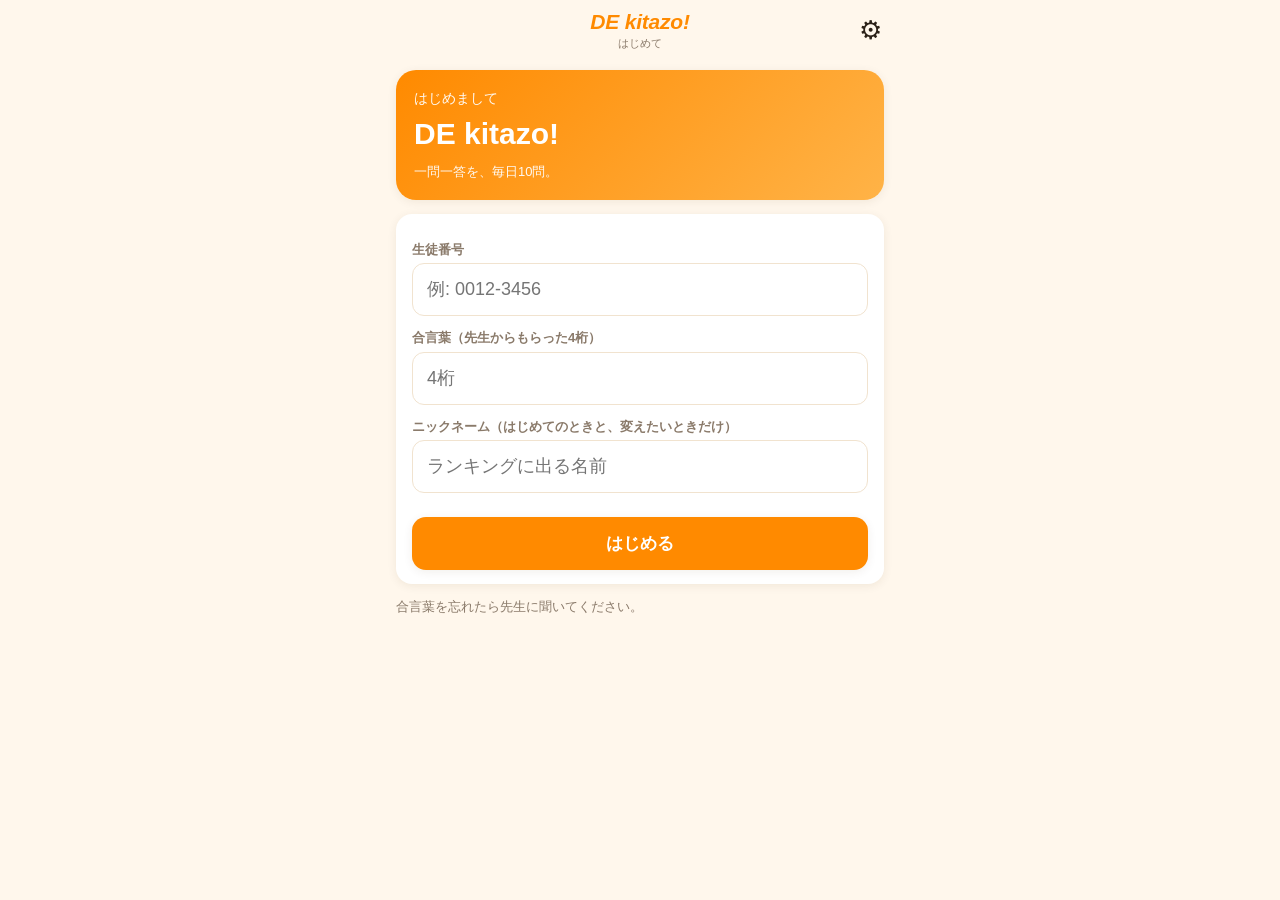
<file: index.html>
<!doctype html>
<html lang="ja">
<head>
<meta charset="utf-8">
<meta name="viewport" content="width=device-width, initial-scale=1, viewport-fit=cover">
<meta name="robots" content="noindex">
<meta name="theme-color" content="#ff8a00">
<meta name="apple-mobile-web-app-capable" content="yes">
<meta name="apple-mobile-web-app-status-bar-style" content="default">
<meta name="apple-mobile-web-app-title" content="DE kitazo!">
<title>DE kitazo!</title>
<link rel="manifest" href="manifest.webmanifest">
<link rel="apple-touch-icon" href="icons/icon-180.png">
<link rel="icon" href="icons/icon-192.png">
<link rel="stylesheet" href="style.css">
</head>
<body>
<div id="app" class="app">
  <header class="top">
    <button class="back" id="btn-back" aria-label="戻る" hidden>‹</button>
    <div class="brand"><span class="logo">DE kitazo!</span><span class="sub" id="top-sub">中3理科</span></div>
    <button class="gear" id="btn-settings" aria-label="設定">⚙</button>
  </header>
  <main id="screen" class="screen"></main>
</div>
<div id="toast" class="toast" hidden></div>
<script src="config.js"></script>
<script src="core.js"></script>
<script>
  // サーバーにつなぐとき（config.js の api あり）は問題をサーバーから受け取る。モックのときだけ data/*.js を読む
  (function () {
    var api = (window.DEKITAZO_CONFIG || {}).api;
    var list = api ? ["app.js"] : ["data/index.js", "data/rika3.js", "data/rekishi.js", "app.js"];
    (function next(i) {
      if (i >= list.length) return;
      var s = document.createElement("script"); s.src = list[i]; s.onload = function () { next(i + 1); };
      document.body.appendChild(s);
    })(0);
  })();
</script>
</body>
</html>
</file>
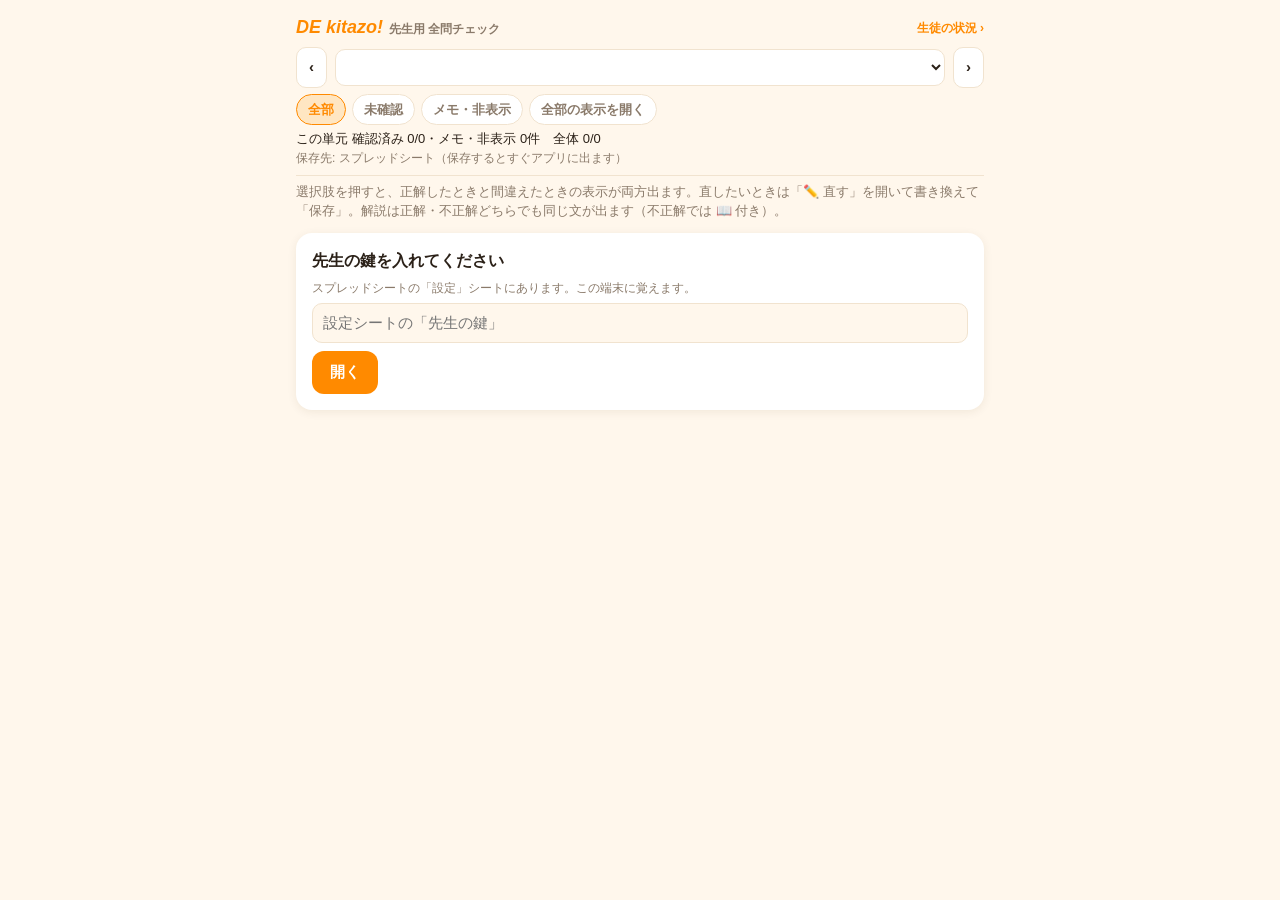
<file: check.html>
<!doctype html>
<html lang="ja"><head><meta charset="utf-8"><meta name="viewport" content="width=device-width, initial-scale=1, viewport-fit=cover"><meta name="robots" content="noindex"></head><body>
<title>DE kitazo! 全問チェック</title>
<style>
  :root { --bg:#fff7ec; --card:#fff; --ink:#2b2118; --muted:#8a7a6a; --line:#f1e3cf; --accent:#ff8a00; --accent-soft:#ffe6c2; --ok:#19a974; --ok-soft:#d9f6e8; --ng:#e5484d; --ng-soft:#ffe0e1; }
  @media (prefers-color-scheme: dark) { :root:not([data-theme="light"]) { --bg:#1b1612; --card:#26201a; --ink:#f6efe6; --muted:#b3a390; --line:#3a3028; --accent:#ff9a1f; --accent-soft:#4a3415; --ok:#3ad48f; --ok-soft:#173b2c; --ng:#ff6b6f; --ng-soft:#4a1f22; color-scheme: dark; } }
  :root[data-theme="dark"] { --bg:#1b1612; --card:#26201a; --ink:#f6efe6; --muted:#b3a390; --line:#3a3028; --accent:#ff9a1f; --accent-soft:#4a3415; --ok:#3ad48f; --ok-soft:#173b2c; --ng:#ff6b6f; --ng-soft:#4a1f22; color-scheme: dark; }
  * { box-sizing: border-box; }
  [hidden] { display: none !important; }
  body { margin: 0; background: var(--bg); color: var(--ink); font-family: -apple-system, BlinkMacSystemFont, "Hiragino Sans", "Yu Gothic UI", "Noto Sans JP", Meiryo, sans-serif; font-size: 15px; line-height: 1.5; }
  .wrap { max-width: 720px; margin: 0 auto; padding-block: 8px 40px; padding-inline: 16px; }
  .top { position: sticky; top: env(safe-area-inset-top, 0px); background: var(--bg); z-index: 5; padding: 6px 0 8px; border-bottom: 1px solid var(--line); }
  .logo { font-weight: 900; font-style: italic; color: var(--accent); font-size: 18px; font-family: "Avenir Next", "Segoe UI", "Helvetica Neue", Arial, sans-serif; }
  .logo small { font-style: normal; color: var(--muted); font-weight: 600; font-size: 12px; margin-left: 6px; font-family: inherit; }
  .row { display: flex; gap: 8px; align-items: center; flex-wrap: wrap; }
  select { font: inherit; padding: 8px 10px; border-radius: 10px; border: 1.5px solid var(--line); background: var(--card); color: var(--ink); flex: 1; min-width: 0; }
  .nav { border: 1.5px solid var(--line); background: var(--card); color: var(--ink); border-radius: 10px; padding: 8px 12px; font: inherit; font-weight: 700; cursor: pointer; }
  #filters { display: flex; gap: 6px; margin-top: 6px; }
  #filters button, #open-all { border: 1.5px solid var(--line); background: var(--card); color: var(--muted); border-radius: 999px; padding: 5px 11px; font: inherit; font-size: 13px; font-weight: 700; cursor: pointer; }
  #filters button.on { border-color: var(--accent); background: var(--accent-soft); color: var(--accent); }
  .muted { color: var(--muted); font-size: 12px; }
  #stat { font-size: 13px; margin-top: 4px; }
  .qc { background: var(--card); border-radius: 16px; padding: 14px; margin-top: 12px; border: 2px solid transparent; box-shadow: 0 2px 10px rgba(80,50,10,.08); }
  .qc.changed { border-color: var(--accent); }
  .qc.done { opacity: .85; }
  .qh { display: flex; gap: 8px; align-items: center; margin-bottom: 6px; }
  .qid { font-weight: 900; color: var(--accent); font-variant-numeric: tabular-nums; }
  .lv { font-size: 12px; color: var(--muted); }
  .badge { font-size: 11px; background: var(--accent-soft); color: var(--accent); border-radius: 999px; padding: 2px 8px; font-weight: 700; }
  .badge.note { background: var(--ok-soft); color: var(--ok); }
  .qc.done .qh::after { content: "✅ 確認済み"; font-size: 12px; color: var(--ok); margin-left: auto; }
  .fig { display: block; width: 100%; max-width: 320px; border-radius: 10px; background: #fff; margin-bottom: 8px; }
  .qtext { font-weight: 700; font-size: 16px; }
  .chs { display: grid; gap: 6px; margin-top: 10px; }
  .ch { display: grid; grid-template-columns: 26px 1fr; gap: 8px; align-items: center; text-align: left; border: 2px solid var(--line); background: var(--card); color: var(--ink); border-radius: 12px; padding: 9px 10px; font: inherit; font-weight: 600; cursor: pointer; }
  .ch .k { width: 24px; height: 24px; border-radius: 50%; background: var(--accent-soft); color: var(--accent); font-weight: 900; font-size: 12px; display: grid; place-items: center; }
  .ch.ok { border-color: var(--ok); background: var(--ok-soft); } .ch.ng { border-color: var(--ng); background: var(--ng-soft); } .ch.dim { opacity: .45; }
  .verd { display: grid; gap: 8px; margin-top: 10px; }
  .vbox { border-radius: 12px; padding: 10px 12px; font-weight: 700; }
  .vbox.ok { background: var(--ok-soft); color: var(--ok); } .vbox.ng { background: var(--ng-soft); color: var(--ng); }
  .vh { font-size: 12px; font-weight: 700; opacity: .8; margin-bottom: 4px; }
  .vexp { font-weight: 500; color: var(--ink); font-size: 14px; margin-top: 4px; white-space: pre-line; }
  .lnk { background: none; border: 0; color: var(--accent); font: inherit; font-size: 13px; font-weight: 700; padding: 8px 0 0; cursor: pointer; }
  .rev { background: var(--bg); border-radius: 12px; padding: 10px 12px; margin-top: 6px; font-size: 14px; }
  .rev ol { margin: 4px 0 0; padding-left: 20px; white-space: pre-line; } .rev li.ans { color: var(--ok); font-weight: 700; }
  details.edit { margin-top: 10px; border-top: 1px dashed var(--line); padding-top: 8px; }
  details.edit summary { cursor: pointer; font-weight: 700; color: var(--accent); }
  details.edit label { display: block; font-size: 12px; color: var(--muted); font-weight: 700; margin: 10px 0 4px; }
  .f { width: 100%; font: inherit; padding: 8px 10px; border-radius: 10px; border: 1.5px solid var(--line); background: var(--bg); color: var(--ink); }
  .f:focus { outline: 2px solid var(--accent); border-color: transparent; }
  .drow { display: grid; grid-template-columns: 1fr 1fr 1fr; gap: 6px; }
  @media (max-width: 480px) { .drow { grid-template-columns: 1fr; } }
  .chk { display: flex; align-items: center; gap: 6px; font-size: 14px; font-weight: 700; margin: 0; color: var(--ink); }
  .btn { margin-left: auto; border: 0; background: var(--accent); color: #fff; font: inherit; font-weight: 800; border-radius: 12px; padding: 10px 18px; cursor: pointer; }
  .toast { position: fixed; left: 50%; bottom: 24px; transform: translateX(-50%); background: var(--ink); color: var(--bg); padding: 10px 16px; border-radius: 999px; font-size: 14px; z-index: 50; }
  .intro { font-size: 13px; color: var(--muted); margin: 6px 0 0; }
</style>
<div class="wrap">
  <div class="top">
    <div class="row"><div class="logo">DE kitazo!<small>先生用 全問チェック</small></div><a id="to-status" href="status.html" hidden style="margin-left:auto;color:var(--accent);font-size:12px;font-weight:700;text-decoration:none">生徒の状況 ›</a></div>
    <div class="row" style="margin-top:6px">
      <button class="nav" id="prev">‹</button>
      <select id="unit-select"></select>
      <button class="nav" id="next">›</button>
    </div>
    <div id="filters"><button data-f="all">全部</button><button data-f="unchecked">未確認</button><button data-f="changed">変更あり</button><button id="open-all">全部の表示を開く</button></div>
    <div id="stat"></div>
    <div class="muted" id="db-note"></div>
  </div>
  <p class="intro">選択肢を押すと、正解したときと間違えたときの表示が両方出ます。直したいときは「✏️ 直す」を開いて書き換えて「保存」。解説は正解・不正解どちらでも同じ文が出ます（不正解では 📖 付き）。</p>
  <div id="list"></div>
</div>
<div id="toast" class="toast" hidden></div>
<script src="config.js"></script>
<script src="core.js"></script>
<script>
  // サーバー（config.js の api）があればシートを直接直す。なければ data/*.js を読んでこの端末に控える
  (function () {
    var api = (window.DEKITAZO_CONFIG || {}).api;
    var list = api ? ["check.js"] : ["data/index.js", "data/rika3.js", "data/rekishi.js", "check.js"];
    (function next(i) { if (i >= list.length) return; var s = document.createElement("script"); s.src = list[i]; s.onload = function () { next(i + 1); }; document.body.appendChild(s); })(0);
  })();
</script>
</body></html>
</file>
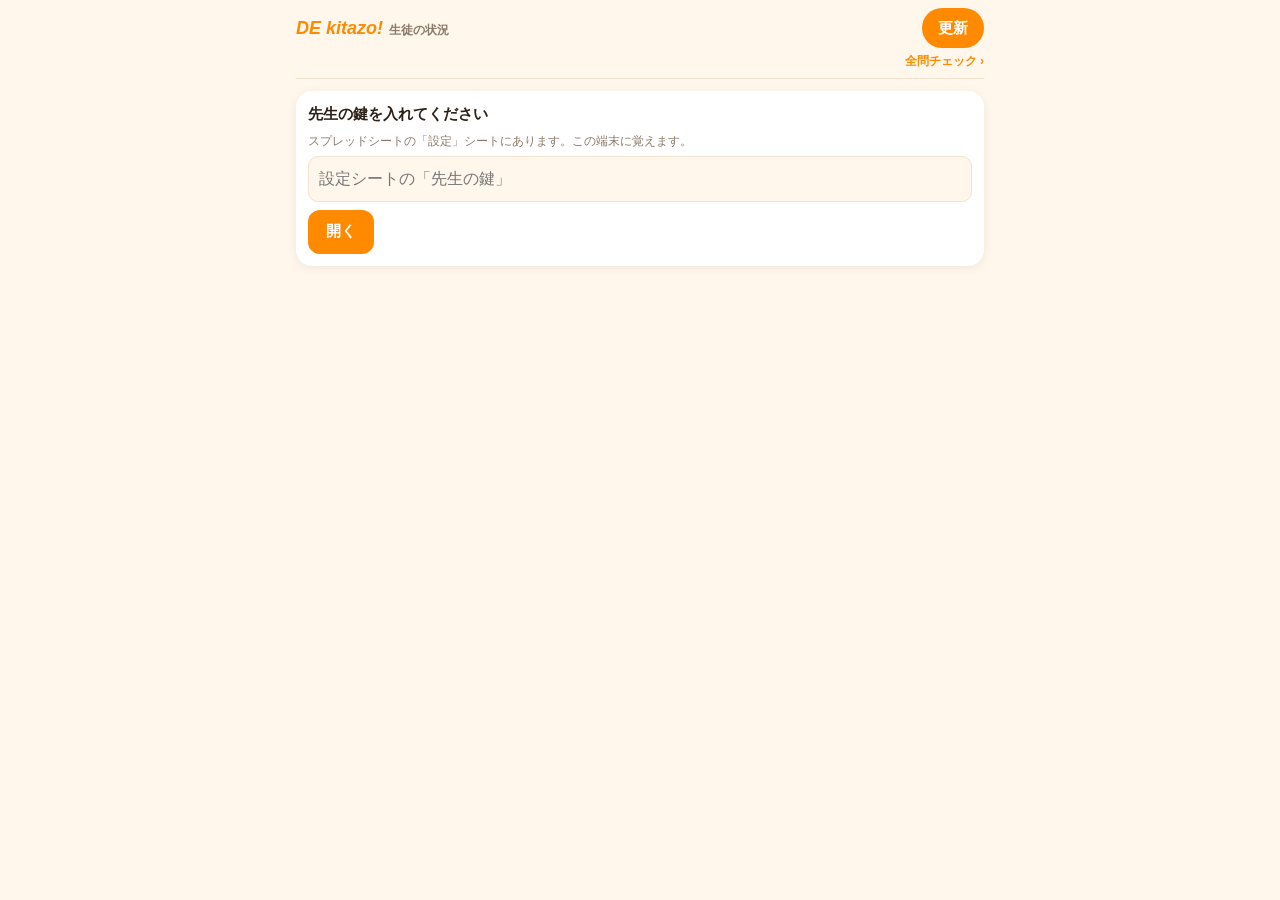
<file: status.html>
<!doctype html>
<html lang="ja"><head><meta charset="utf-8"><meta name="viewport" content="width=device-width, initial-scale=1, viewport-fit=cover"><meta name="robots" content="noindex">
<title>DE kitazo! 生徒の状況</title>
<link rel="apple-touch-icon" href="icons/icon-180.png">
<link rel="icon" href="icons/icon-192.png">
<meta name="apple-mobile-web-app-title" content="生徒の状況">
<style>
  :root { --bg:#fff7ec; --card:#fff; --ink:#2b2118; --muted:#8a7a6a; --line:#f1e3cf; --accent:#ff8a00; --accent-soft:#ffe6c2; --ok:#19a974; --ok-soft:#d9f6e8; --ng:#e5484d; --ng-soft:#ffe0e1; }
  @media (prefers-color-scheme: dark) { :root:not([data-theme="light"]) { --bg:#1b1612; --card:#26201a; --ink:#f6efe6; --muted:#b3a390; --line:#3a3028; --accent:#ff9a1f; --accent-soft:#4a3415; --ok:#3ad48f; --ok-soft:#173b2c; --ng:#ff6b6f; --ng-soft:#4a1f22; color-scheme: dark; } }
  :root[data-theme="dark"] { --bg:#1b1612; --card:#26201a; --ink:#f6efe6; --muted:#b3a390; --line:#3a3028; --accent:#ff9a1f; --accent-soft:#4a3415; --ok:#3ad48f; --ok-soft:#173b2c; --ng:#ff6b6f; --ng-soft:#4a1f22; color-scheme: dark; }
  * { box-sizing: border-box; }
  [hidden] { display: none !important; }
  html { -webkit-text-size-adjust: 100%; }
  body { margin: 0; background: var(--bg); color: var(--ink); font-family: -apple-system, BlinkMacSystemFont, "Hiragino Sans", "Yu Gothic UI", "Noto Sans JP", Meiryo, sans-serif; font-size: 15px; line-height: 1.5; -webkit-tap-highlight-color: transparent; }
  .wrap { max-width: 720px; margin: 0 auto; padding: 0 16px calc(40px + env(safe-area-inset-bottom, 0px)); padding-left: max(16px, env(safe-area-inset-left, 0px)); padding-right: max(16px, env(safe-area-inset-right, 0px)); }
  .top { position: sticky; top: 0; background: var(--bg); z-index: 5; padding: calc(8px + env(safe-area-inset-top, 0px)) 0 8px; border-bottom: 1px solid var(--line); }
  .bar { display: flex; align-items: center; gap: 8px; }
  .logo { font-weight: 900; font-style: italic; color: var(--accent); font-size: 18px; font-family: "Avenir Next", "Segoe UI", "Helvetica Neue", Arial, sans-serif; }
  .logo small { font-style: normal; color: var(--muted); font-weight: 600; font-size: 12px; margin-left: 6px; font-family: inherit; }
  .reload { margin-left: auto; border: 0; background: var(--accent); color: #fff; font: inherit; font-weight: 800; border-radius: 999px; padding: 8px 16px; min-height: 40px; cursor: pointer; touch-action: manipulation; }
  .reload:disabled { opacity: .6; }
  .sub { display: flex; justify-content: space-between; gap: 8px; font-size: 12px; color: var(--muted); margin-top: 4px; }
  .sub a { color: var(--accent); font-weight: 700; text-decoration: none; }
  .num { font-variant-numeric: tabular-nums; }
  .muted { color: var(--muted); font-size: 12px; }
  .tiles { display: grid; grid-template-columns: 1fr 1fr; gap: 8px; margin-top: 12px; }
  .tile { background: var(--card); border-radius: 14px; padding: 10px 12px; box-shadow: 0 2px 10px rgba(80,50,10,.08); }
  .tile .lab { font-size: 12px; color: var(--muted); font-weight: 700; }
  .tile .val { font-size: 22px; font-weight: 900; line-height: 1.25; font-variant-numeric: tabular-nums; }
  .tile .val small { font-size: 12px; font-weight: 700; color: var(--muted); margin-left: 3px; }
  .tile .ext { font-size: 12px; color: var(--muted); font-variant-numeric: tabular-nums; }
  h2 { font-size: 14px; margin: 20px 0 6px; display: flex; align-items: center; gap: 8px; }
  h2 select { margin-left: auto; font: inherit; font-size: 16px; font-weight: 600; padding: 6px 8px; border-radius: 10px; border: 1.5px solid var(--line); background: var(--card); color: var(--ink); max-width: 60%; }
  .box { background: var(--card); border-radius: 16px; padding: 12px; box-shadow: 0 2px 10px rgba(80,50,10,.08); }
  .box + .box { margin-top: 10px; }
  /* 単元ごとの行（名前・棒・正答率・問題数） */
  .urow { display: grid; grid-template-columns: minmax(0, 1fr) 64px 40px 52px; gap: 8px; align-items: center; padding: 4px 0; font-size: 13px; }
  .urow .nm { overflow: hidden; text-overflow: ellipsis; white-space: nowrap; }
  .urow .nm b { color: var(--muted); font-weight: 800; margin-right: 5px; font-variant-numeric: tabular-nums; }
  .track { height: 8px; border-radius: 999px; background: var(--line); overflow: hidden; }
  .fill { height: 100%; border-radius: 999px; }
  .fill.hi { background: var(--ok); } .fill.mid { background: var(--accent); } .fill.lo { background: var(--ng); }
  .urow .pc { text-align: right; font-weight: 800; font-variant-numeric: tabular-nums; }
  .urow .n { text-align: right; color: var(--muted); font-size: 12px; font-variant-numeric: tabular-nums; }
  .urow.none { color: var(--muted); }
  /* 生徒のカード */
  .who { display: flex; align-items: baseline; gap: 8px; }
  .nick { font-weight: 800; font-size: 16px; min-width: 0; overflow-wrap: anywhere; }
  .sno { margin-left: auto; color: var(--muted); font-size: 12px; font-variant-numeric: tabular-nums; white-space: nowrap; }
  .when { font-size: 12px; color: var(--muted); margin-top: 1px; }
  .when .stop { color: var(--ng); font-weight: 700; }
  .when .fire { color: var(--accent); font-weight: 700; }
  .nums { display: grid; grid-template-columns: repeat(3, 1fr); gap: 6px; margin-top: 8px; }
  .nums > div { background: var(--bg); border-radius: 10px; padding: 6px 8px; }
  .nums .lab { font-size: 11px; color: var(--muted); font-weight: 700; }
  .nums .v { font-weight: 800; font-variant-numeric: tabular-nums; white-space: nowrap; }
  .nums .v small { font-weight: 600; color: var(--muted); font-size: 11px; }
  .nums .p { font-size: 12px; font-variant-numeric: tabular-nums; color: var(--muted); }
  .stripbtn { display: block; width: 100%; border: 0; background: none; padding: 8px 0 0; margin: 0; font: inherit; color: inherit; text-align: left; cursor: pointer; touch-action: manipulation; }
  .cap { display: flex; justify-content: space-between; font-size: 11px; color: var(--muted); font-weight: 700; margin-bottom: 3px; }
  .strip { display: grid; gap: 3px; }
  .cell { border-radius: 6px; padding: 2px 0 3px; text-align: center; background: var(--bg); min-width: 0; }
  .cell i { display: block; font-style: normal; font-size: 9px; color: var(--muted); line-height: 1.2; }
  .cell b { display: block; font-size: 11px; line-height: 1.25; font-variant-numeric: tabular-nums; letter-spacing: -0.02em; }
  .cell.hi { background: var(--ok-soft); } .cell.mid { background: var(--accent-soft); } .cell.lo { background: var(--ng-soft); }
  .cell.few b { font-weight: 500; opacity: .7; }
  .cell.none b { color: var(--muted); font-weight: 500; }
  .ud { margin-top: 8px; border-top: 1px dashed var(--line); padding-top: 6px; }
  .nolist { display: flex; flex-wrap: wrap; gap: 6px; }
  .nolist span { background: var(--bg); border-radius: 999px; padding: 3px 10px; font-size: 13px; font-variant-numeric: tabular-nums; }
  .f { width: 100%; font: inherit; font-size: 16px; padding: 10px; border-radius: 10px; border: 1.5px solid var(--line); background: var(--bg); color: var(--ink); }
  .f:focus-visible, .reload:focus-visible, .stripbtn:focus-visible, select:focus-visible { outline: 2px solid var(--accent); outline-offset: 2px; }
  .btn { border: 0; background: var(--accent); color: #fff; font: inherit; font-weight: 800; border-radius: 12px; padding: 10px 18px; margin-top: 8px; min-height: 44px; cursor: pointer; }
  .msg { text-align: center; padding: 28px 0; color: var(--muted); }
  /* 切り替えの釦（状況／ランキング、今週／今月、正答数／正答率） */
  .seg { display: grid; grid-auto-flow: column; grid-auto-columns: 1fr; gap: 4px; background: var(--line); border-radius: 12px; padding: 3px; margin-top: 8px; }
  .seg button { border: 0; background: none; color: var(--muted); font: inherit; font-weight: 800; border-radius: 9px; padding: 7px 4px; min-height: 38px; cursor: pointer; touch-action: manipulation; }
  .seg button.on { background: var(--card); color: var(--accent); box-shadow: 0 1px 4px rgba(80,50,10,.12); }
  .seg button:focus-visible { outline: 2px solid var(--accent); outline-offset: 1px; }
  .rk { display: grid; grid-template-columns: 30px minmax(0, 1fr) auto; gap: 8px; align-items: center; padding: 8px 0; border-bottom: 1px solid var(--line); }
  .rk:last-child { border-bottom: 0; }
  .rk .pos { font-weight: 900; font-size: 16px; text-align: center; color: var(--muted); font-variant-numeric: tabular-nums; }
  .rk.lead .pos { color: var(--accent); }   /* 「top」は上の見出し（.top＝貼りつき・背景つき）と名前がぶつかるので使わない */
  .rk .nm { min-width: 0; } .rk .nm b { display: block; overflow-wrap: anywhere; }
  .rk .nm span { font-size: 12px; color: var(--muted); font-variant-numeric: tabular-nums; }
  .rk .sc { text-align: right; white-space: nowrap; font-variant-numeric: tabular-nums; }
  .rk .sc b { font-size: 18px; font-weight: 900; } .rk .sc b small { font-size: 11px; font-weight: 700; color: var(--muted); margin-left: 2px; }
  .rk .sc span { display: block; font-size: 12px; color: var(--muted); }
  .cut { font-size: 12px; color: var(--muted); font-weight: 700; text-align: center; padding: 6px 0; border-bottom: 1px solid var(--line); }
</style>
</head><body>
<div class="wrap">
  <div class="top">
    <div class="bar"><div class="logo">DE kitazo!<small>生徒の状況</small></div><button class="reload" id="reload">更新</button></div>
    <div class="sub"><span id="at" class="num"></span><a href="check.html">全問チェック ›</a></div>
    <div class="seg" id="views" hidden><button data-v="status">状況</button><button data-v="rank">ランキング</button></div>
  </div>
  <div id="main"></div>
</div>
<script src="config.js"></script>
<script src="status.js"></script>
</body></html>
</file>
<file: style.css>
:root {
  --bg: #fff7ec;
  --card: #ffffff;
  --ink: #2b2118;
  --muted: #8a7a6a;
  --line: #f1e3cf;
  --accent: #ff8a00;
  --accent-ink: #ffffff;
  --accent-soft: #ffe6c2;
  --ok: #19a974;
  --ok-soft: #d9f6e8;
  --ng: #e5484d;
  --ng-soft: #ffe0e1;
  --shadow: 0 2px 10px rgba(80, 50, 10, .08);
  --radius: 16px;
}
@media (prefers-color-scheme: dark) {
  :root:not([data-theme="light"]) {
    --bg: #1b1612; --card: #26201a; --ink: #f6efe6; --muted: #b3a390; --line: #3a3028;
    --accent: #ff9a1f; --accent-soft: #4a3415; --ok: #3ad48f; --ok-soft: #173b2c; --ng: #ff6b6f; --ng-soft: #4a1f22;
    --shadow: 0 2px 10px rgba(0,0,0,.35);
  }
}
:root[data-theme="dark"] {
  --bg: #1b1612; --card: #26201a; --ink: #f6efe6; --muted: #b3a390; --line: #3a3028;
  --accent: #ff9a1f; --accent-soft: #4a3415; --ok: #3ad48f; --ok-soft: #173b2c; --ng: #ff6b6f; --ng-soft: #4a1f22;
  --shadow: 0 2px 10px rgba(0,0,0,.35);
}
* { box-sizing: border-box; -webkit-tap-highlight-color: transparent; }
[hidden] { display: none !important; }
html, body { margin: 0; height: 100%; }
body {
  background: var(--bg); color: var(--ink);
  font-family: -apple-system, BlinkMacSystemFont, "Hiragino Sans", "Hiragino Kaku Gothic ProN", "Yu Gothic UI", "Noto Sans JP", "Meiryo", sans-serif;
  font-size: 16px; line-height: 1.5;
}
.app { max-width: 520px; margin: 0 auto; min-height: 100%; display: flex; flex-direction: column; }
.top {
  display: grid; grid-template-columns: 44px 1fr 44px; align-items: center;
  padding: calc(8px + env(safe-area-inset-top)) 8px 8px; position: sticky; top: env(safe-area-inset-top, 0px); background: var(--bg); z-index: 5;
}
.brand { text-align: center; line-height: 1.1; }
.logo { display: block; font-weight: 900; font-size: 21px; color: var(--accent); letter-spacing: -.01em; font-family: "Avenir Next", "Segoe UI", "Helvetica Neue", Arial, sans-serif; font-style: italic; }
.sub { font-size: 11px; color: var(--muted); }
.back, .gear { width: 44px; height: 44px; border: 0; background: transparent; color: var(--ink); font-size: 26px; border-radius: 12px; cursor: pointer; }
.back:active, .gear:active { background: var(--accent-soft); }
.back[hidden] { display: block !important; visibility: hidden; }
.screen { padding: 4px 16px calc(24px + env(safe-area-inset-bottom)); flex: 1; }

h2 { font-size: 17px; margin: 18px 0 8px; }
.card { background: var(--card); border-radius: var(--radius); box-shadow: var(--shadow); padding: 14px 16px; margin-bottom: 12px; }
.card.flat { box-shadow: none; border: 1px solid var(--line); }
.row { display: flex; align-items: center; gap: 10px; }
.row.between { justify-content: space-between; }
.muted { color: var(--muted); font-size: 13px; }
.small { font-size: 13px; }

.btn {
  display: block; width: 100%; border: 0; border-radius: 14px; padding: 15px 16px; font-size: 17px; font-weight: 700;
  background: var(--accent); color: var(--accent-ink); cursor: pointer; text-align: center; box-shadow: var(--shadow);
}
.btn:active { transform: translateY(1px); filter: brightness(.95); }
.btn.secondary { background: var(--card); color: var(--ink); border: 1.5px solid var(--line); box-shadow: none; }
.btn.ghost { background: transparent; color: var(--accent); box-shadow: none; }
.btn.big { padding: 20px 16px; font-size: 20px; }
.btn + .btn { margin-top: 10px; }
.btn[disabled] { opacity: .5; }

/* ホーム */
.hero { background: linear-gradient(135deg, var(--accent), #ffb347); color: #fff; border-radius: 20px; padding: 18px; margin-top: 6px; box-shadow: var(--shadow); }
.hero .hello { font-size: 14px; opacity: .95; }
.hero .streak { font-size: 30px; font-weight: 900; margin: 2px 0 6px; }
.hero .streak small { font-size: 14px; font-weight: 600; margin-left: 4px; }
.hero .today { font-size: 13px; opacity: .95; }
.hero .btn { background: #fff; color: var(--accent); margin-top: 12px; }
.units { display: flex; flex-direction: column; gap: 8px; }
.unit { display: grid; grid-template-columns: 34px 1fr auto; gap: 10px; align-items: center; background: var(--card); border-radius: 14px; padding: 11px 12px; box-shadow: var(--shadow); border: 0; text-align: left; color: var(--ink); font: inherit; cursor: pointer; }
.unit .no { width: 34px; height: 34px; border-radius: 10px; background: var(--accent-soft); color: var(--accent); font-weight: 900; display: grid; place-items: center; font-size: 14px; }
.unit .name { font-weight: 700; font-size: 15px; }
.unit .bar { height: 6px; background: var(--line); border-radius: 3px; margin-top: 5px; overflow: hidden; }
.unit .bar i { display: block; height: 100%; background: var(--ok); border-radius: 3px; }
.unit .pct { font-weight: 800; font-size: 15px; min-width: 44px; text-align: right; }
.unit .pct.none { color: var(--muted); font-weight: 500; font-size: 12px; }
.unit.empty { opacity: .55; }
.nav2 { display: grid; grid-template-columns: 1fr 1fr; gap: 10px; margin-top: 14px; }
.nav2 .btn { margin: 0; }

/* 出題 */
.prog { display: flex; align-items: center; gap: 10px; margin: 6px 0 12px; }
.prog .track { flex: 1; height: 8px; background: var(--line); border-radius: 4px; overflow: hidden; }
.prog .track i { display: block; height: 100%; background: var(--accent); border-radius: 4px; transition: width .25s; }
.prog .n { font-weight: 800; font-size: 14px; color: var(--muted); }
.qcard { background: var(--card); border-radius: 20px; padding: 22px 18px; box-shadow: var(--shadow); min-height: 150px; display: flex; flex-direction: column; justify-content: center; }
.qcard .tag { font-size: 12px; color: var(--muted); margin-bottom: 8px; }
.qcard .q { font-size: 19px; font-weight: 700; line-height: 1.55; }
.choices { display: flex; flex-direction: column; gap: 10px; margin-top: 14px; }
.choice {
  display: grid; grid-template-columns: 30px 1fr; align-items: center; gap: 10px; width: 100%; text-align: left;
  background: var(--card); color: var(--ink); border: 2px solid var(--line); border-radius: 14px; padding: 14px 14px; font: inherit; font-size: 17px; font-weight: 600; cursor: pointer;
}
.choice .k { width: 28px; height: 28px; border-radius: 50%; background: var(--accent-soft); color: var(--accent); font-weight: 900; font-size: 14px; display: grid; place-items: center; }
.choice:active { background: var(--accent-soft); }
.choice.ok { border-color: var(--ok); background: var(--ok-soft); }
.choice.ok .k { background: var(--ok); color: #fff; }
.choice.ng { border-color: var(--ng); background: var(--ng-soft); }
.choice.ng .k { background: var(--ng); color: #fff; }
.choice.dim { opacity: .45; }
.choice[disabled] { cursor: default; }
.verdict { margin-top: 14px; border-radius: 14px; padding: 12px 14px; font-weight: 700; }
.verdict.ok { background: var(--ok-soft); color: var(--ok); }
.verdict.ng { background: var(--ng-soft); color: var(--ng); }
.verdict .exp { display: block; margin-top: 6px; font-weight: 500; color: var(--ink); font-size: 14px; white-space: pre-line; }
.next { margin-top: 12px; }

/* 結果 */
.result { text-align: center; padding: 10px 0 4px; }
.result .big { font-size: 48px; font-weight: 900; color: var(--accent); line-height: 1.1; }
.result .big small { font-size: 20px; color: var(--muted); }
.result .msg { font-size: 22px; font-weight: 900; margin: 6px 0 2px; }
.miss { list-style: none; padding: 0; margin: 0; }
.miss li { padding: 10px 0; border-top: 1px solid var(--line); font-size: 14px; }
.miss li:first-child { border-top: 0; }
.miss .a { color: var(--ok); font-weight: 700; }

/* ランキング */
.tabs { display: flex; background: var(--line); border-radius: 12px; padding: 3px; margin: 8px 0 12px; }
.tabs button { flex: 1; border: 0; background: transparent; padding: 9px; border-radius: 10px; font: inherit; font-weight: 700; color: var(--muted); cursor: pointer; }
.tabs button.on { background: var(--card); color: var(--ink); box-shadow: var(--shadow); }
.rank { list-style: none; padding: 0; margin: 0; }
.rank li { display: grid; grid-template-columns: 34px 1fr auto; align-items: center; gap: 10px; padding: 10px 4px; border-top: 1px solid var(--line); }
.rank li:first-child { border-top: 0; }
.rank .pos { font-weight: 900; color: var(--muted); text-align: center; }
.rank li.me { background: var(--accent-soft); border-radius: 10px; }
.rank .val { font-weight: 800; }
.rank .nick { font-weight: 700; }

/* 記録 */
.cal { display: grid; grid-template-columns: repeat(7, 1fr); gap: 4px; text-align: center; font-size: 13px; }
.cal .dow { color: var(--muted); font-size: 11px; }
.cal .d { aspect-ratio: 1; display: grid; place-items: center; border-radius: 8px; }
.cal .d.did { background: var(--ok-soft); color: var(--ok); font-weight: 800; }
.cal .d.today { outline: 2px solid var(--accent); }
.stats { display: grid; grid-template-columns: 1fr 1fr 1fr; gap: 8px; }
.stat { background: var(--card); border-radius: 12px; padding: 10px; text-align: center; box-shadow: var(--shadow); }
.stat b { display: block; font-size: 22px; }
.stat span { font-size: 11px; color: var(--muted); }

/* 登録 */
label.f { display: block; margin: 12px 0 4px; font-size: 13px; color: var(--muted); font-weight: 700; }
input.f { width: 100%; font: inherit; font-size: 18px; padding: 12px 14px; border-radius: 12px; border: 1.5px solid var(--line); background: var(--card); color: var(--ink); }
input.f:focus { outline: 2px solid var(--accent); border-color: transparent; }
.err { color: var(--ng); font-size: 13px; margin-top: 8px; min-height: 1.2em; }

.seg { display: flex; gap: 8px; }
.seg button { flex: 1; border: 1.5px solid var(--line); background: var(--card); color: var(--ink); border-radius: 12px; padding: 10px; font: inherit; font-weight: 700; cursor: pointer; }
.seg button.on { border-color: var(--accent); background: var(--accent-soft); color: var(--accent); }

.toast { position: fixed; left: 50%; bottom: 28px; transform: translateX(-50%); background: var(--ink); color: var(--bg); padding: 10px 16px; border-radius: 999px; font-size: 14px; z-index: 50; box-shadow: var(--shadow); }
.fade { animation: fade .25s ease; }
@keyframes fade { from { opacity: 0; transform: translateY(6px);} to { opacity: 1; transform: none; } }
@keyframes pop { 0% { transform: scale(.6); opacity: 0 } 60% { transform: scale(1.08) } 100% { transform: scale(1); opacity: 1 } }
.pop { animation: pop .4s ease; }

/* 確認ダイアログ */
.overlay { position: fixed; inset: 0; background: rgba(0,0,0,.45); display: grid; place-items: end center; padding: 16px; z-index: 40; }
.dialog { width: 100%; max-width: 480px; background: var(--card); border-radius: 18px; padding: 18px 16px calc(16px + env(safe-area-inset-bottom)); box-shadow: 0 -4px 24px rgba(0,0,0,.25); animation: fade .2s ease; }
.dmsg { font-weight: 700; margin-bottom: 14px; }
.drow { display: grid; grid-template-columns: 1fr 1fr; gap: 10px; }
.drow .btn { margin: 0; }
@media (prefers-reduced-motion: reduce) { .fade, .pop, .dialog { animation: none; } }

/* 図の問題・長い選択肢 */
.qcard .fig { display: block; width: 100%; max-width: 360px; margin: 0 auto 12px; border-radius: 12px; background: #fff; }
.choice.long { font-size: 15px; font-weight: 500; line-height: 1.45; align-items: start; white-space: pre-line; }
.choice.long .k { margin-top: 2px; }
</file>
